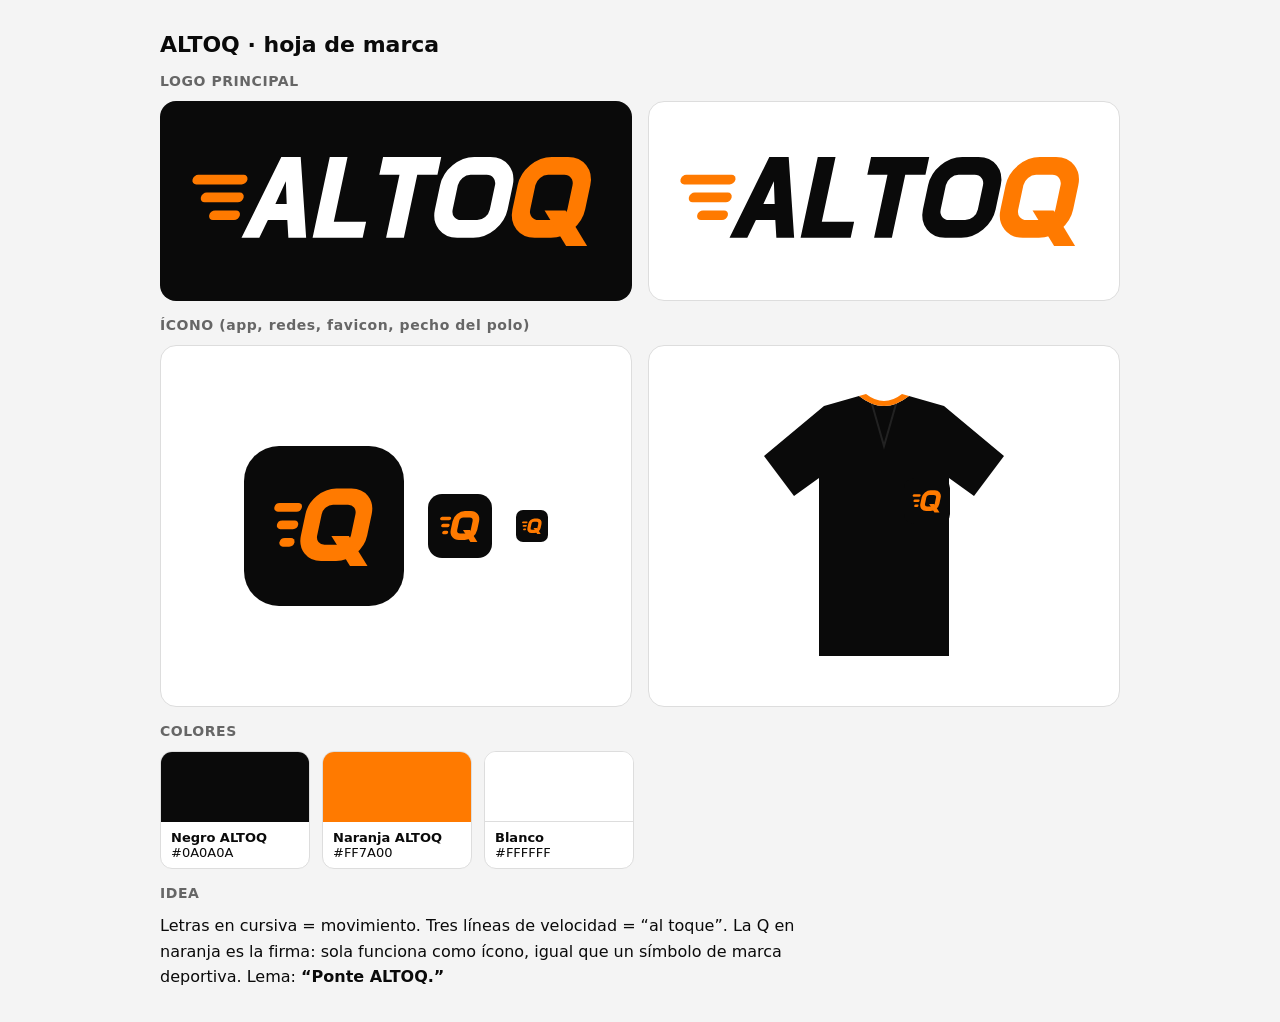
<file: marca.html>
<!doctype html>
<html lang="es">
<head>
<meta charset="utf-8"><meta name="viewport" content="width=device-width,initial-scale=1">
<title>ALTOQ · Marca</title>
<link rel="icon" href="icon.svg">
<style>
  :root{--bg:#f4f4f4;--ink:#0a0a0a;--mut:#666;--orange:#ff7a00}
  *{box-sizing:border-box;margin:0}
  body{font-family:system-ui,"Segoe UI",sans-serif;background:var(--bg);color:var(--ink);padding:32px 16px}
  main{max-width:960px;margin:auto;display:grid;gap:16px}
  h1{font-size:22px} h2{font-size:14px;color:var(--mut);font-weight:600;margin-bottom:12px;letter-spacing:.04em}
  .row{display:grid;grid-template-columns:1fr 1fr;gap:16px}
  .tile{border-radius:16px;padding:40px 24px;display:flex;align-items:center;justify-content:center;min-height:200px}
  .black{background:#0a0a0a}.white{background:#fff;border:1px solid #ddd}.orange{background:var(--orange)}
  .tile img{max-width:100%;height:auto}
  .swatches{display:flex;gap:12px;flex-wrap:wrap}
  .sw{width:150px;border-radius:12px;overflow:hidden;border:1px solid #ddd;background:#fff;font-size:13px}
  .sw div{height:70px}.sw p{padding:8px 10px}
  .polo{position:relative;width:260px;height:280px}
  .polo svg{position:absolute;inset:0}
  .chest{position:absolute;left:150px;top:92px;width:46px}
  @media(max-width:640px){.row{grid-template-columns:1fr}}
</style>
</head>
<body><main>
  <h1>ALTOQ · hoja de marca</h1>
  <section><h2>LOGO PRINCIPAL</h2>
    <div class="row">
      <div class="tile black"><img src="logo.svg" alt="ALTOQ sobre negro" width="420"></div>
      <div class="tile white"><img src="logo-dark.svg" alt="ALTOQ sobre blanco" width="420"></div>
    </div>
  </section>
  <section><h2>ÍCONO (app, redes, favicon, pecho del polo)</h2>
    <div class="row">
      <div class="tile white" style="gap:24px"><img src="icon.svg" width="160" alt="Ícono"><img src="icon.svg" width="64" alt=""><img src="icon.svg" width="32" alt=""></div>
      <div class="tile white">
        <div class="polo">
          <svg viewBox="0 0 260 280"><path d="M70 20 L105 10 Q130 30 155 10 L190 20 L250 70 L220 110 L195 92 L195 270 L65 270 L65 92 L40 110 L10 70 Z" fill="#0a0a0a"/><path d="M105 10 Q130 30 155 10 L148 8 Q130 22 112 8 Z" fill="#ff7a00"/><path d="M118 18 L130 60 L142 18" fill="none" stroke="#222" stroke-width="2"/></svg>
          <img class="chest" src="icon.svg" alt="Ícono en el pecho del polo">
        </div>
      </div>
    </div>
  </section>
  <section><h2>COLORES</h2>
    <div class="swatches">
      <div class="sw"><div style="background:#0a0a0a"></div><p><b>Negro ALTOQ</b><br>#0A0A0A</p></div>
      <div class="sw"><div style="background:#ff7a00"></div><p><b>Naranja ALTOQ</b><br>#FF7A00</p></div>
      <div class="sw"><div style="background:#ffffff;border-bottom:1px solid #ddd"></div><p><b>Blanco</b><br>#FFFFFF</p></div>
    </div>
  </section>
  <section><h2>IDEA</h2>
    <p style="max-width:640px;line-height:1.6">Letras en cursiva = movimiento. Tres líneas de velocidad = “al toque”. La Q en naranja es la firma: sola funciona como ícono, igual que un símbolo de marca deportiva. Lema: <b>“Ponte ALTOQ.”</b></p>
  </section>
</main></body>
</html>
</file>
